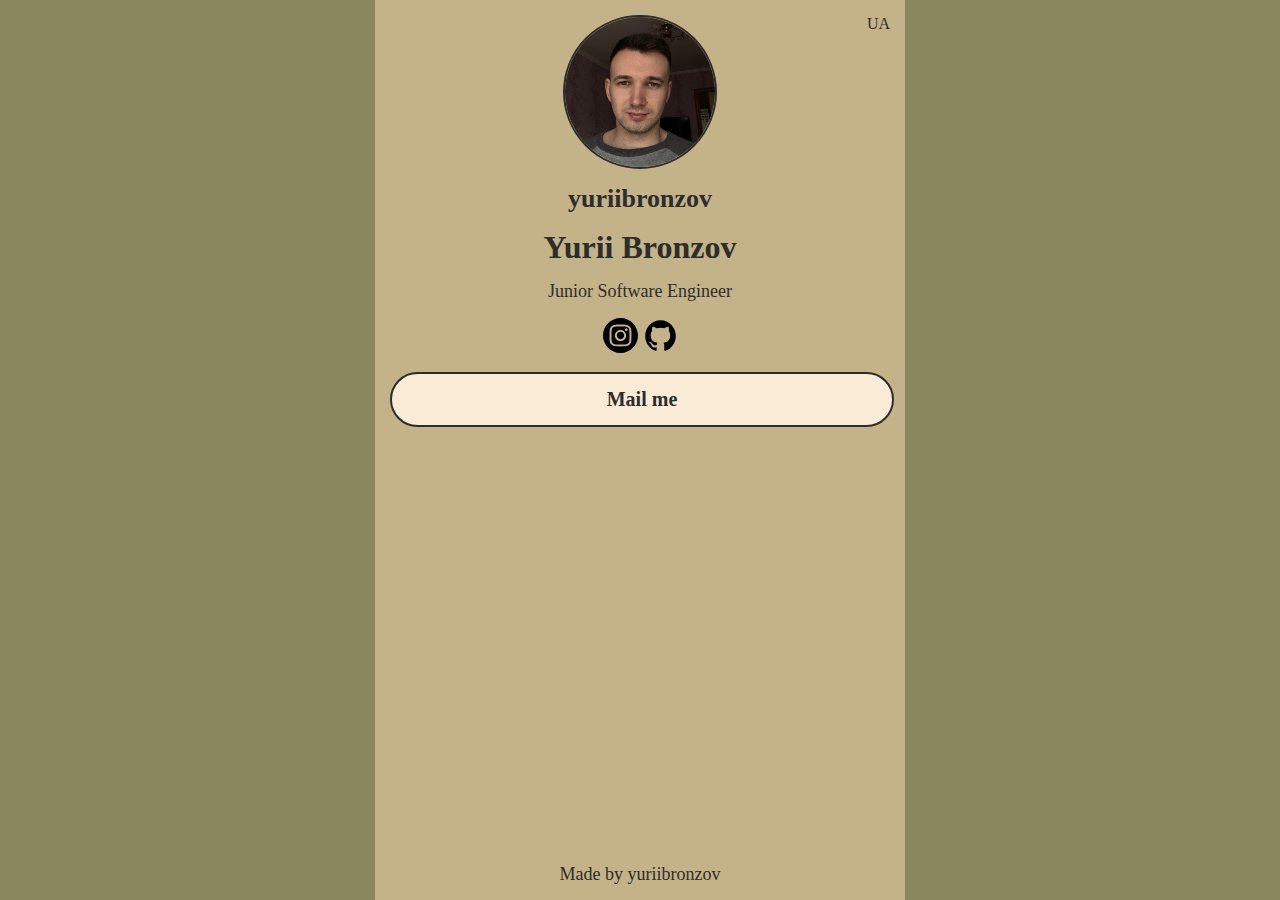
<file: index.html>
<!DOCTYPE html>
<html lang="en">
<head>
  <meta charset="UTF-8">
  <meta name="viewport" content="width=device-width, initial-scale=1.0">
  <title>yuriibronzov</title>
    <link rel="stylesheet" href="./css/index.css">
</head>
<body>
  <header>
    <a class="language" href="./pages/ua.html">UA</a>
    <img class="avatar1" src="./images/avatar1.jpg" alt="My avatar1"/>
    <h2 class="nickname">yuriibronzov</h2>
  </header>
  <main>
    <h1>Yurii Bronzov</h1>
    <p class="description text">Junior Software Engineer</p>
   <ul class="links">
    <li><a href="https://www.instagram.com/yuriibronzov/" target="_blank">
      <img src="./images/instagram.svg" alt="instagram">
    </a></li>
    <li><a href="https://github.com/yuriibronzov" target="_blank">
      <img src="./images/github.svg" alt="github">
    </a></li>
   </ul>
  <a class="email large-button" href="mailto: bronzovyura1838@gmail.com">Mail me</a>
  </main>
  <footer class="text">Made by yuriibronzov</footer>
</body>
</html>
</file>
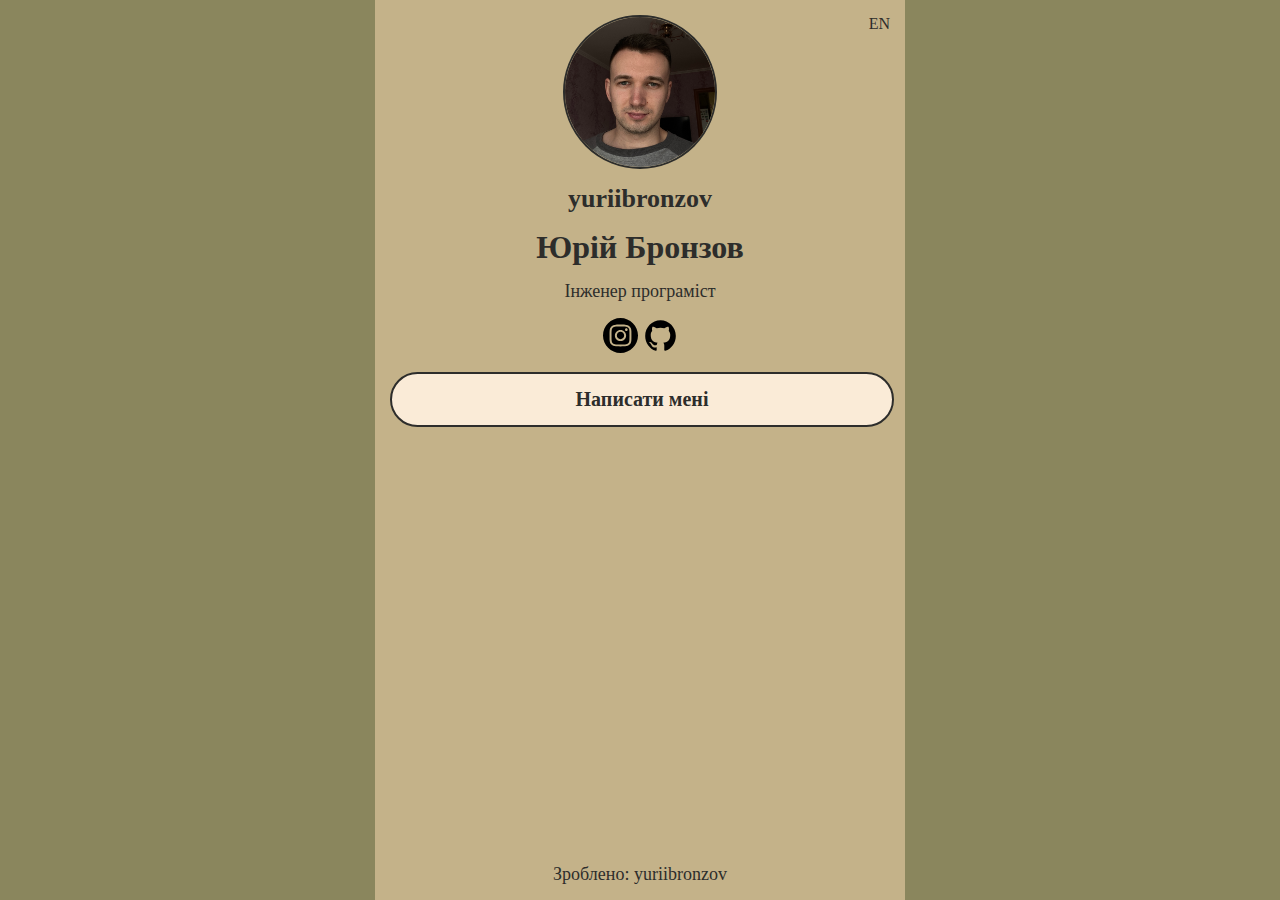
<file: pages/ua.html>
<!DOCTYPE html>
<html lang="ua">
<head>
    <meta charset="UTF-8">
    <meta name="viewport" content="width=device-width, initial-scale=1.0">
    <title>yuriibronzov</title>
      <link rel="stylesheet" href="./../css/index.css">
</head>
<body>
    <header>
        <a class="language" href="/../index.html">EN</a>
        <img class="avatar1" src="./../images/avatar1.jpg" alt="мій аватар">
        <h2 class="nickname">yuriibronzov</h2>
    </header>
    <main>
     <h1>Юрій Бронзов</h1>
     <p class="description text">Інженер програміст</p>
     <ul class="links">
        <li><a href="https://www.instagram.com/yuriibronzov/" target="_blank">
          <img src="./../images/instagram.svg" alt="instagram">
        </a></li>
        <li><a href="https://github.com/yuriibronzov" target="_blank">
          <img src="./../images/github.svg" alt="github">
        </a></li>
       </ul>
       <a class="email large-button" href="mailto: bronzovyura1838@gmail.com">Написати мені</a>
    </main>
    <footer class="text">Зроблено: yuriibronzov</footer>  
</body>
</html>
</file>
<file: css/index.css>
:root {
    --main-color: rgb(196, 178, 137);
    --secondary-color: rgb(138, 134, 93);
    --front-color: rgb(45, 45, 43);
    --link-color: rgb(45, 45, 43);
    --gap: 15px;
    }

body, h1, h2, p{
    margin: 0px;
}

ul{
    padding: 0px;
    list-style: none;
}

a{
    color:var(--link-color);
    text-decoration: none;
     transition: 0.3s;
}

a:hover, a:focus, a:active{
    opacity: 0.7;
}

html {
    background-color: var(--secondary-color);
    color: var(--front-color);
}
body, .avatar1 {
    margin: 0 auto;
}

.avatar1, header, main, h1, .description, .links {
    margin-bottom: var(--gap);
}

body {
    display: flex;
    flex-direction: column;
    width: 290px;
    min-height: calc(100vh - var(--gap)*2);
    background-color: var(--main-color);
    padding: var(--gap);
}

header{
    position: relative;
}

footer{
    margin-top: auto;
}

.language{
    position: absolute;
    top: 0;
    right: 0;
    }
    
.avatar1 {
    --avatar-size: 150px;
    display: block;
    height: var(--avatar-size);
    width: var(--avatar-size);
    object-fit: cover;
    border: 2px solid var(--link-color);
    border-radius: 50%;
    margin-bottom: var(--gap);
}

.nickname, h1, .description, footer{
    display: block;
    text-align: center;  
}

.nickname{
font-size: 20px;
}

h1{
    font-size: 26px;
}

.links{
    display: flex;
    justify-content: center;
    gap: 5px;
}

.links img{
    --link-size: 30px;
    height: var(--link-size);
    width: var(--link-size);
}

.large-button{
    display: flex;
    justify-content: center;
    align-items: center;
    width: 100%;
    height: 35px;
    padding-bottom: 1px;
    border: 2px solid var(--link-color);
    background-color: antiquewhite;
    border-radius: 35px;
    font-size: 16px;
    font-weight: bold;

}

@media screen and (min-width: 440px) {
    body {
        width: 410px;
    }
}

@media screen and (min-width: 530px) {
    body {
        width: 500px;
    }

.avatar{
    --avatar-size: 200px;

    height: var(--avatar-size);
    width: var(--avatar-size);
}

    h1{
        font-size: 32px;
    }

    .nickname{
        font-size: 26px;

    }
}

.links img{
    --link-size: 35px;
    height: var(--link-size);
    width: var(--link-size);   
}

.large-button{
    height: 50px;
    font-size: 20px;
}

.text{
    font-size: 18px;
}
</file>
